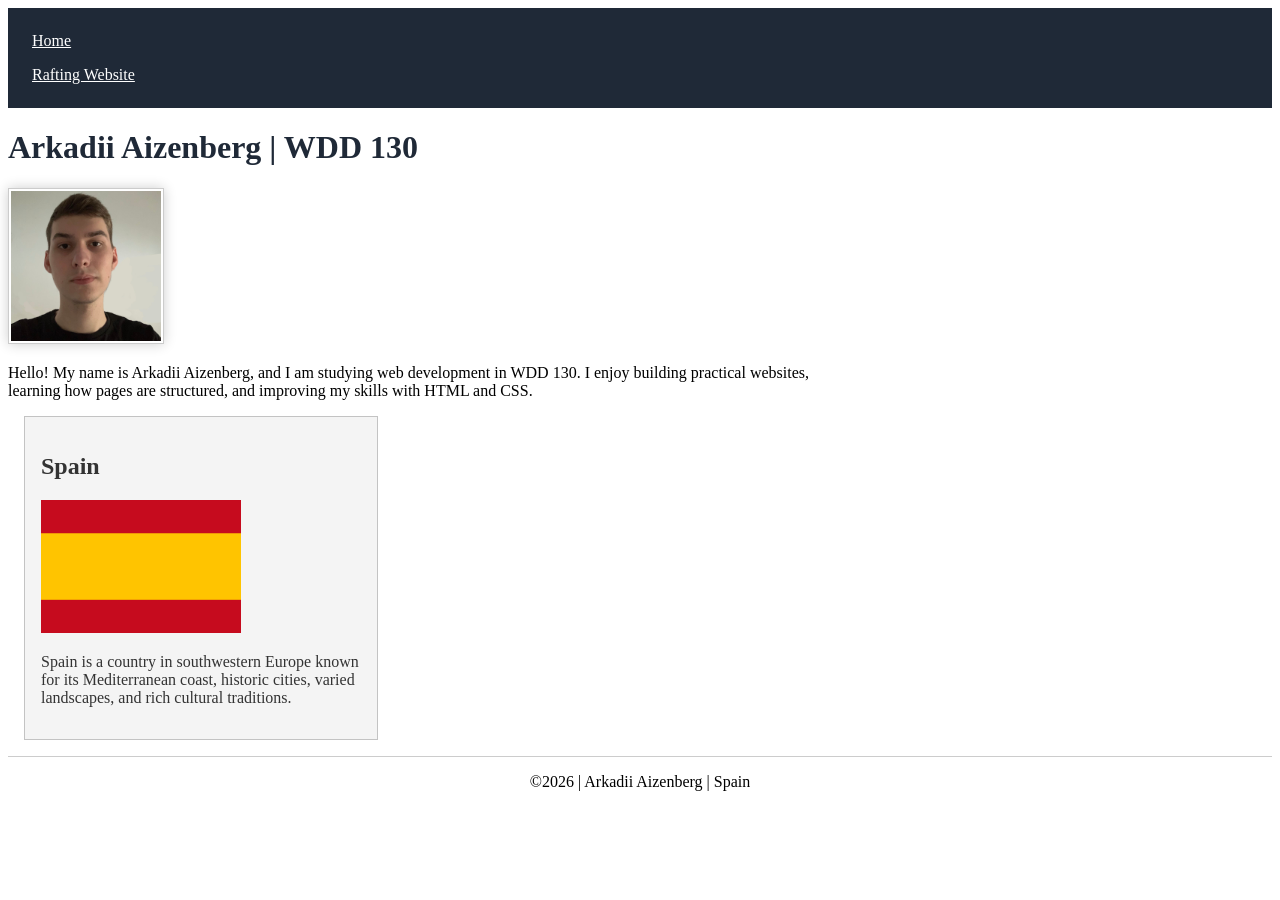
<file: index.html>
<!DOCTYPE html>
<html lang="en-US">
  <head>
    <meta charset="utf-8">
    <meta name="viewport" content="width=device-width,initial-scale=1.0">
    <title>Arkadii Aizenberg | WDD 130</title>
    <meta name="description" content="Arkadii Aizenberg's WDD 130 course home page for learning HTML, CSS, and web development fundamentals.">
    <meta name="author" content="Arkadii Aizenberg">
    <link rel="stylesheet" href="styles/styles.css">
  </head>
  <body>
    <header>
      <nav>
        <a href="#">Home</a>
        <a href="wwr/">Rafting Website</a>
      </nav>
    </header>
    <main>
      <h1>Arkadii Aizenberg | WDD 130</h1>
      <img src="images/profile.jpg" alt="Hello, my name is Arkadii Aizenberg" width="200">
      <p>Hello! My name is Arkadii Aizenberg, and I am studying web development in WDD 130. I enjoy building practical websites, learning how pages are structured, and improving my skills with HTML and CSS.</p>
    </main>
    <aside>
      <h2>Spain</h2>
      <img src="images/spain-flag.webp" alt="Flag of Spain">
      <p>Spain is a country in southwestern Europe known for its Mediterranean coast, historic cities, varied landscapes, and rich cultural traditions.</p>
    </aside>
    <footer>
      <p>&copy;2026 | Arkadii Aizenberg | Spain</p>
    </footer>
  </body>
</html>
</file>
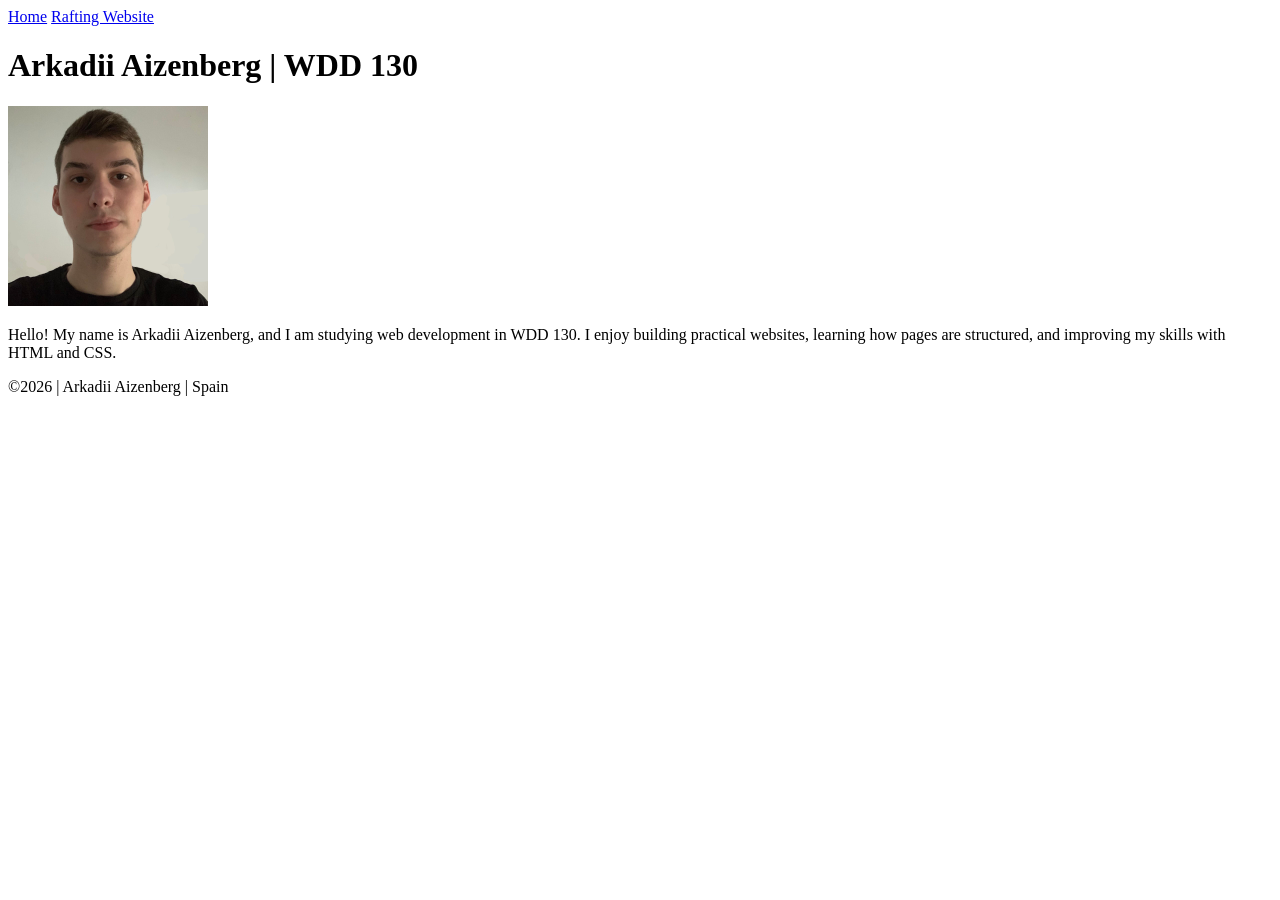
<file: week01/index.html>
<!DOCTYPE html>
<html lang="en-US">
  <head>
    <meta charset="utf-8">
    <meta name="viewport" content="width=device-width,initial-scale=1.0">
    <title>Arkadii Aizenberg | WDD 130</title>
  </head>
  <body>
    <header>
      <nav>
        <a href="#">Home</a>
        <a href="wwr/">Rafting Website</a>
      </nav>
    </header>
    <main>
      <h1>Arkadii Aizenberg | WDD 130</h1>
      <img src="images/profile.jpg" alt="Hello, my name is Arkadii Aizenberg" width="200">
      <p>Hello! My name is Arkadii Aizenberg, and I am studying web development in WDD 130. I enjoy building practical websites, learning how pages are structured, and improving my skills with HTML and CSS.</p>
    </main>
    <footer>
      <p>&copy;2026 | Arkadii Aizenberg | Spain</p>
    </footer>
  </body>
</html>
</file>
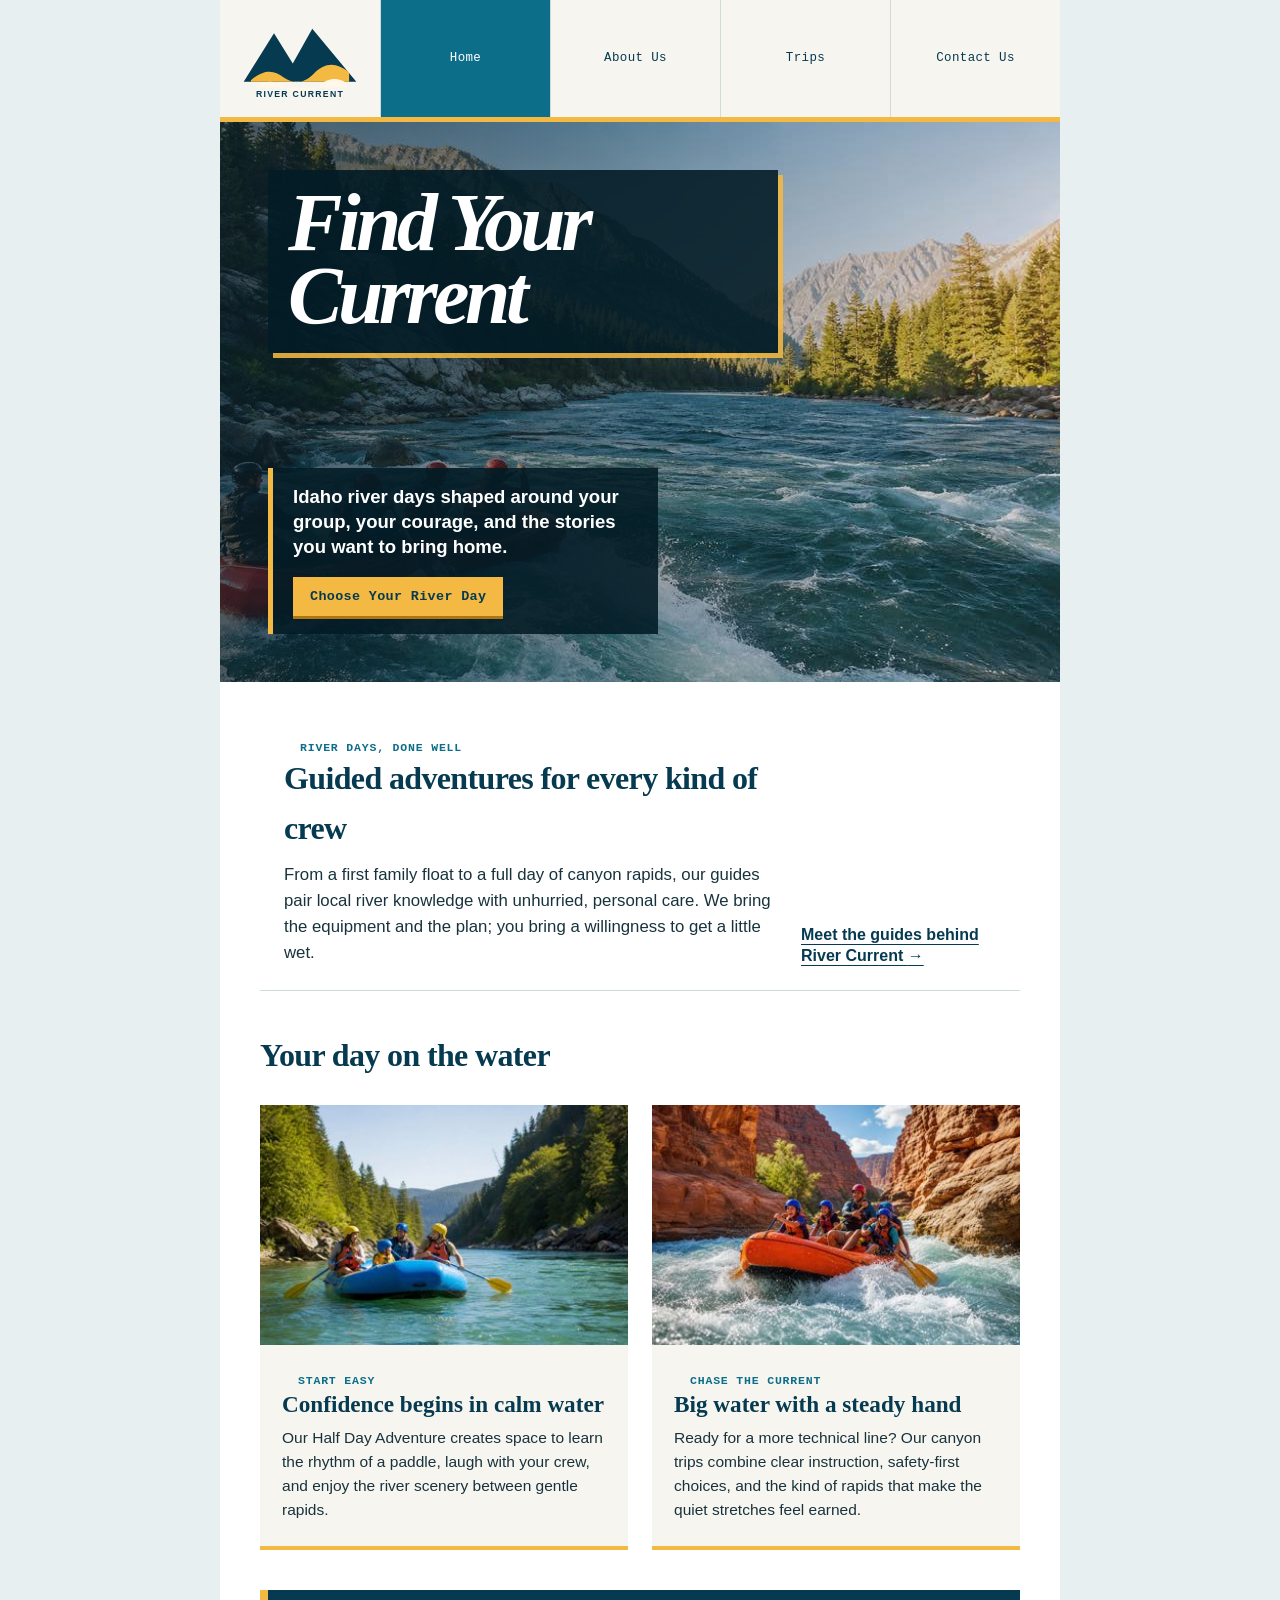
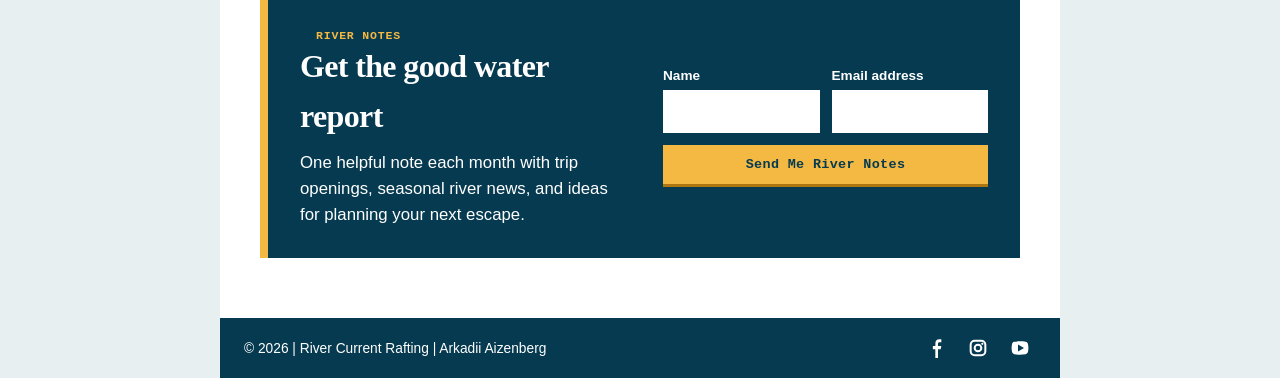
<file: wwr/index.html>
<!DOCTYPE html>
<html lang="en-US">
  <head>
    <meta charset="utf-8">
    <meta name="viewport" content="width=device-width, initial-scale=1.0">
    <title>Home | River Current Rafting</title>
    <meta name="description" content="Plan a memorable Idaho white water adventure with River Current Rafting, from relaxed family floats to thrilling canyon rapids.">
    <meta name="author" content="Arkadii Aizenberg">
    <link rel="stylesheet" href="styles/rafting.css">
  </head>
  <body>
    <header>
      <img class="brand-logo" src="images/river-current-logo.svg" alt="River Current Rafting logo" width="130" height="87">
      <nav aria-label="Primary navigation">
        <a href="index.html" aria-current="page">Home</a>
        <a href="about.html">About Us</a>
        <a href="trips.html">Trips</a>
        <a href="contact.html">Contact Us</a>
      </nav>
    </header>

    <main class="home-page">
      <div class="home-hero">
        <img src="images/river-hero.jpg" alt="A red raft and its paddlers navigating a mountain river rapid" width="1120" height="560">
        <h1>Find Your Current</h1>
        <div class="home-hero-content">
          <p>Idaho river days shaped around your group, your courage, and the stories you want to bring home.</p>
          <a class="action-button" href="trips.html">Choose Your River Day</a>
        </div>
      </div>

      <section class="home-introduction" aria-labelledby="home-introduction-title">
        <div>
          <p class="section-label">River days, done well</p>
          <h2 id="home-introduction-title">Guided adventures for every kind of crew</h2>
          <p>From a first family float to a full day of canyon rapids, our guides pair local river knowledge with unhurried, personal care. We bring the equipment and the plan; you bring a willingness to get a little wet.</p>
        </div>
        <a class="text-link" href="about.html">Meet the guides behind River Current <span aria-hidden="true">&rarr;</span></a>
      </section>

      <section class="home-highlights" aria-labelledby="highlights-title">
        <h2 id="highlights-title">Your day on the water</h2>
        <article>
          <img src="images/half-day-adventure.jpg" alt="A blue raft floating through a peaceful mountain river valley" width="360" height="240" loading="lazy">
          <div>
            <p class="section-label">Start easy</p>
            <h3>Confidence begins in calm water</h3>
            <p>Our Half Day Adventure creates space to learn the rhythm of a paddle, laugh with your crew, and enjoy the river scenery between gentle rapids.</p>
          </div>
        </article>
        <article>
          <img src="images/wildwater-canyon.jpg" alt="An orange raft entering a rapid in Wildwater Canyon" width="360" height="240" loading="lazy">
          <div>
            <p class="section-label">Chase the current</p>
            <h3>Big water with a steady hand</h3>
            <p>Ready for a more technical line? Our canyon trips combine clear instruction, safety-first choices, and the kind of rapids that make the quiet stretches feel earned.</p>
          </div>
        </article>
      </section>

      <section class="home-newsletter" aria-labelledby="newsletter-title">
        <div>
          <p class="section-label">River notes</p>
          <h2 id="newsletter-title">Get the good water report</h2>
          <p>One helpful note each month with trip openings, seasonal river news, and ideas for planning your next escape.</p>
        </div>
        <form class="newsletter-form" action="#" method="get">
          <div class="newsletter-field">
            <label for="newsletter-name">Name</label>
            <input id="newsletter-name" name="name" type="text" autocomplete="name" required>
          </div>
          <div class="newsletter-field">
            <label for="newsletter-email">Email address</label>
            <input id="newsletter-email" name="email" type="email" autocomplete="email" required>
          </div>
          <button type="submit">Send Me River Notes</button>
        </form>
      </section>
    </main>

    <footer>
      <p>&copy; 2026 | River Current Rafting | Arkadii Aizenberg</p>
      <nav class="socialmedia" aria-label="Social media">
        <a href="https://www.facebook.com/" target="_blank" rel="noopener noreferrer"><img src="images/facebook.svg" alt="Facebook" width="32" height="32"></a>
        <a href="https://www.instagram.com/" target="_blank" rel="noopener noreferrer"><img src="images/instagram.svg" alt="Instagram" width="32" height="32"></a>
        <a href="https://www.youtube.com/" target="_blank" rel="noopener noreferrer"><img src="images/youtube.svg" alt="YouTube" width="32" height="32"></a>
      </nav>
    </footer>
  </body>
</html>
</file>
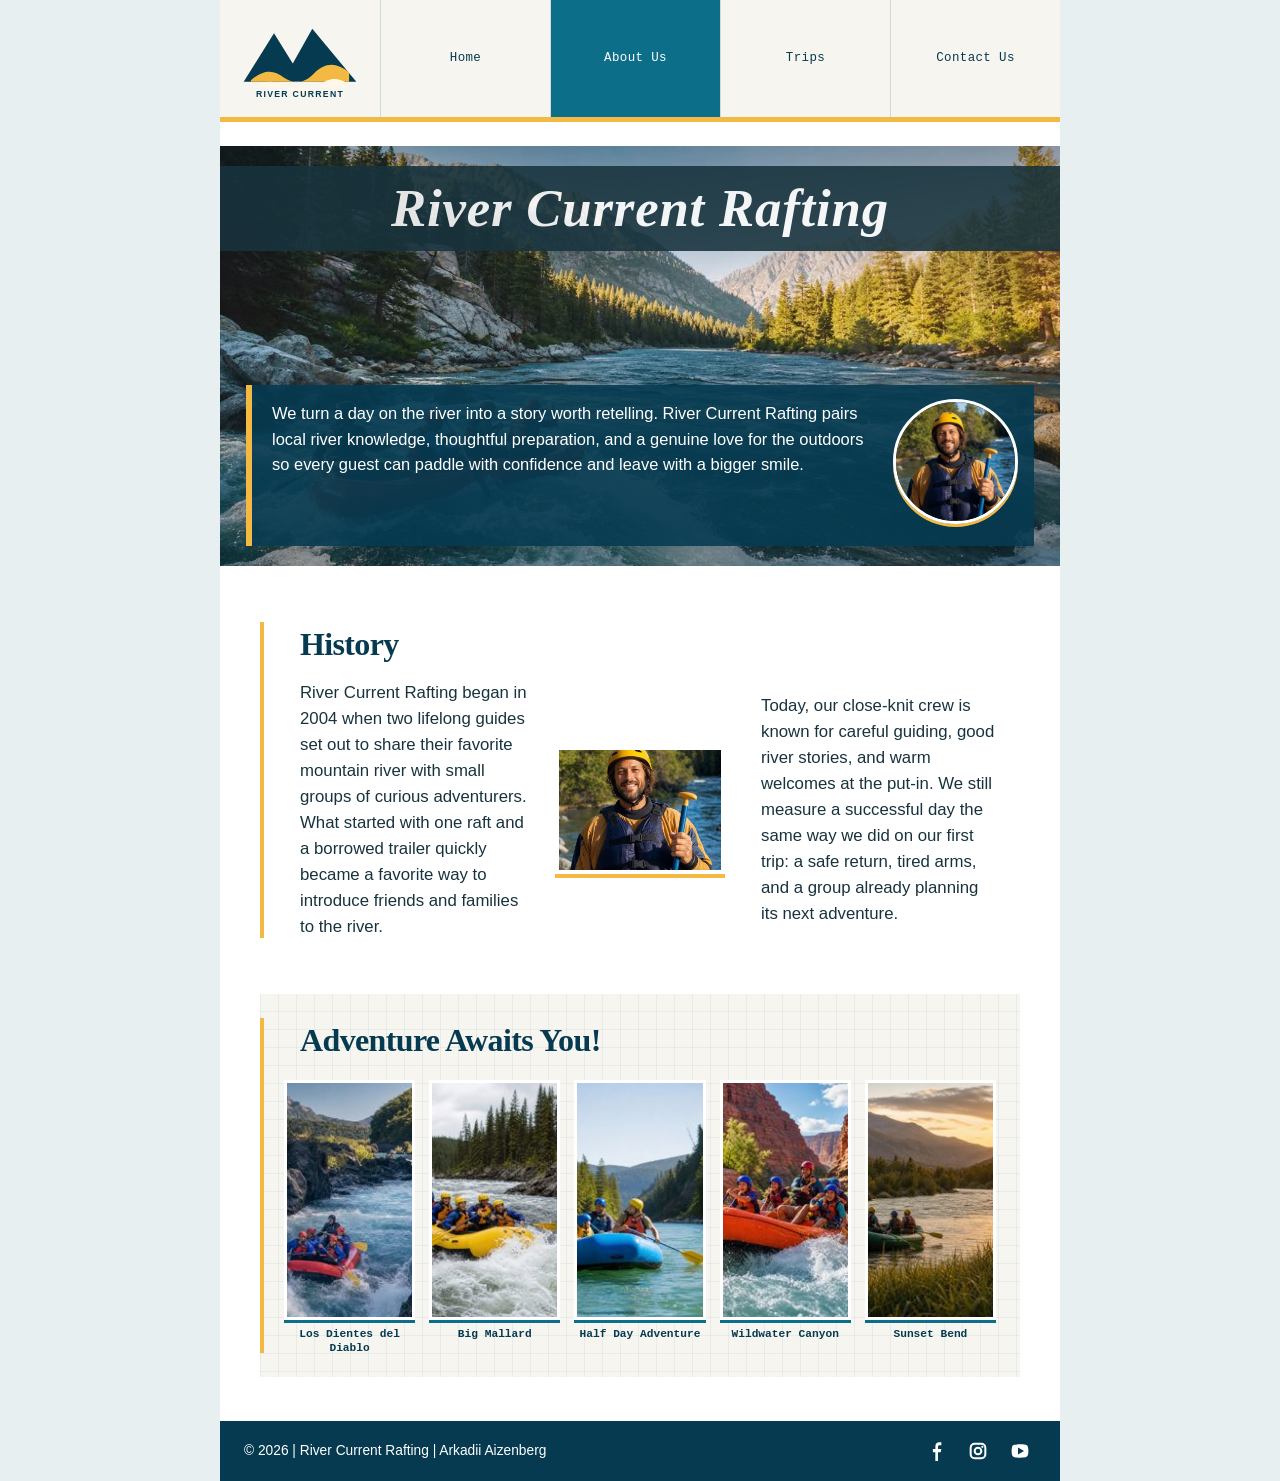
<file: wwr/about.html>
<!DOCTYPE html>
<html lang="en-US">
  <head>
    <meta charset="utf-8">
    <meta name="viewport" content="width=device-width, initial-scale=1.0">
    <title>About Us | River Current Rafting</title>
    <meta name="description" content="Meet River Current Rafting, the friendly guides behind memorable, safety-first white water adventures in the mountains.">
    <meta name="author" content="Arkadii Aizenberg">
    <link rel="stylesheet" href="styles/rafting.css">
  </head>
  <body>
    <header>
      <img class="brand-logo" src="images/river-current-logo.svg" alt="River Current Rafting logo" width="130" height="87">
      <nav aria-label="Primary navigation">
        <a href="index.html">Home</a>
        <a href="about.html" aria-current="page">About Us</a>
        <a href="trips.html">Trips</a>
        <a href="contact.html">Contact Us</a>
      </nav>
    </header>

    <main>
      <div class="hero">
        <img src="images/river-hero.jpg" alt="A red raft carrying adventurers through a mountain river rapid" width="1200" height="600">
        <h1>River Current Rafting</h1>
        <article>
          <h2 class="visually-hidden">Our river promise</h2>
          <img src="images/guide-portrait.jpg" alt="A smiling River Current rafting guide" width="600" height="600">
          <p>We turn a day on the river into a story worth retelling. River Current Rafting pairs local river knowledge, thoughtful preparation, and a genuine love for the outdoors so every guest can paddle with confidence and leave with a bigger smile.</p>
        </article>
      </div>

      <section class="history">
        <h2>History</h2>
        <p>River Current Rafting began in 2004 when two lifelong guides set out to share their favorite mountain river with small groups of curious adventurers. What started with one raft and a borrowed trailer quickly became a favorite way to introduce friends and families to the river.</p>
        <img src="images/guide-portrait.jpg" alt="One of River Current Rafting's original guides at the river" width="600" height="600">
        <p>Today, our close-knit crew is known for careful guiding, good river stories, and warm welcomes at the put-in. We still measure a successful day the same way we did on our first trip: a safe return, tired arms, and a group already planning its next adventure.</p>
      </section>

      <section class="adventures">
        <h2>Adventure Awaits You!</h2>
        <figure>
          <img src="images/los-dientes-del-diablo.jpg" alt="A red raft running the Los Dientes del Diablo rapid" width="360" height="240">
          <figcaption>Los Dientes del Diablo</figcaption>
        </figure>
        <figure>
          <img src="images/big-mallard.jpg" alt="A yellow raft paddling through the Big Mallard rapid" width="360" height="240">
          <figcaption>Big Mallard</figcaption>
        </figure>
        <figure>
          <img src="images/half-day-adventure.jpg" alt="A blue raft floating on a calm mountain river" width="360" height="240">
          <figcaption>Half Day Adventure</figcaption>
        </figure>
        <figure>
          <img src="images/wildwater-canyon.jpg" alt="An orange raft entering a rapid in Wildwater Canyon" width="360" height="240">
          <figcaption>Wildwater Canyon</figcaption>
        </figure>
        <figure>
          <img src="images/sunset-bend.jpg" alt="A green raft floating through Sunset Bend" width="360" height="240">
          <figcaption>Sunset Bend</figcaption>
        </figure>
      </section>
    </main>

    <footer>
      <p>&copy; 2026 | River Current Rafting | Arkadii Aizenberg</p>
      <nav class="socialmedia" aria-label="Social media">
        <a href="https://www.facebook.com/" target="_blank" rel="noopener noreferrer"><img src="images/facebook.svg" alt="Facebook" width="32" height="32"></a>
        <a href="https://www.instagram.com/" target="_blank" rel="noopener noreferrer"><img src="images/instagram.svg" alt="Instagram" width="32" height="32"></a>
        <a href="https://www.youtube.com/" target="_blank" rel="noopener noreferrer"><img src="images/youtube.svg" alt="YouTube" width="32" height="32"></a>
      </nav>
    </footer>
  </body>
</html>
</file>
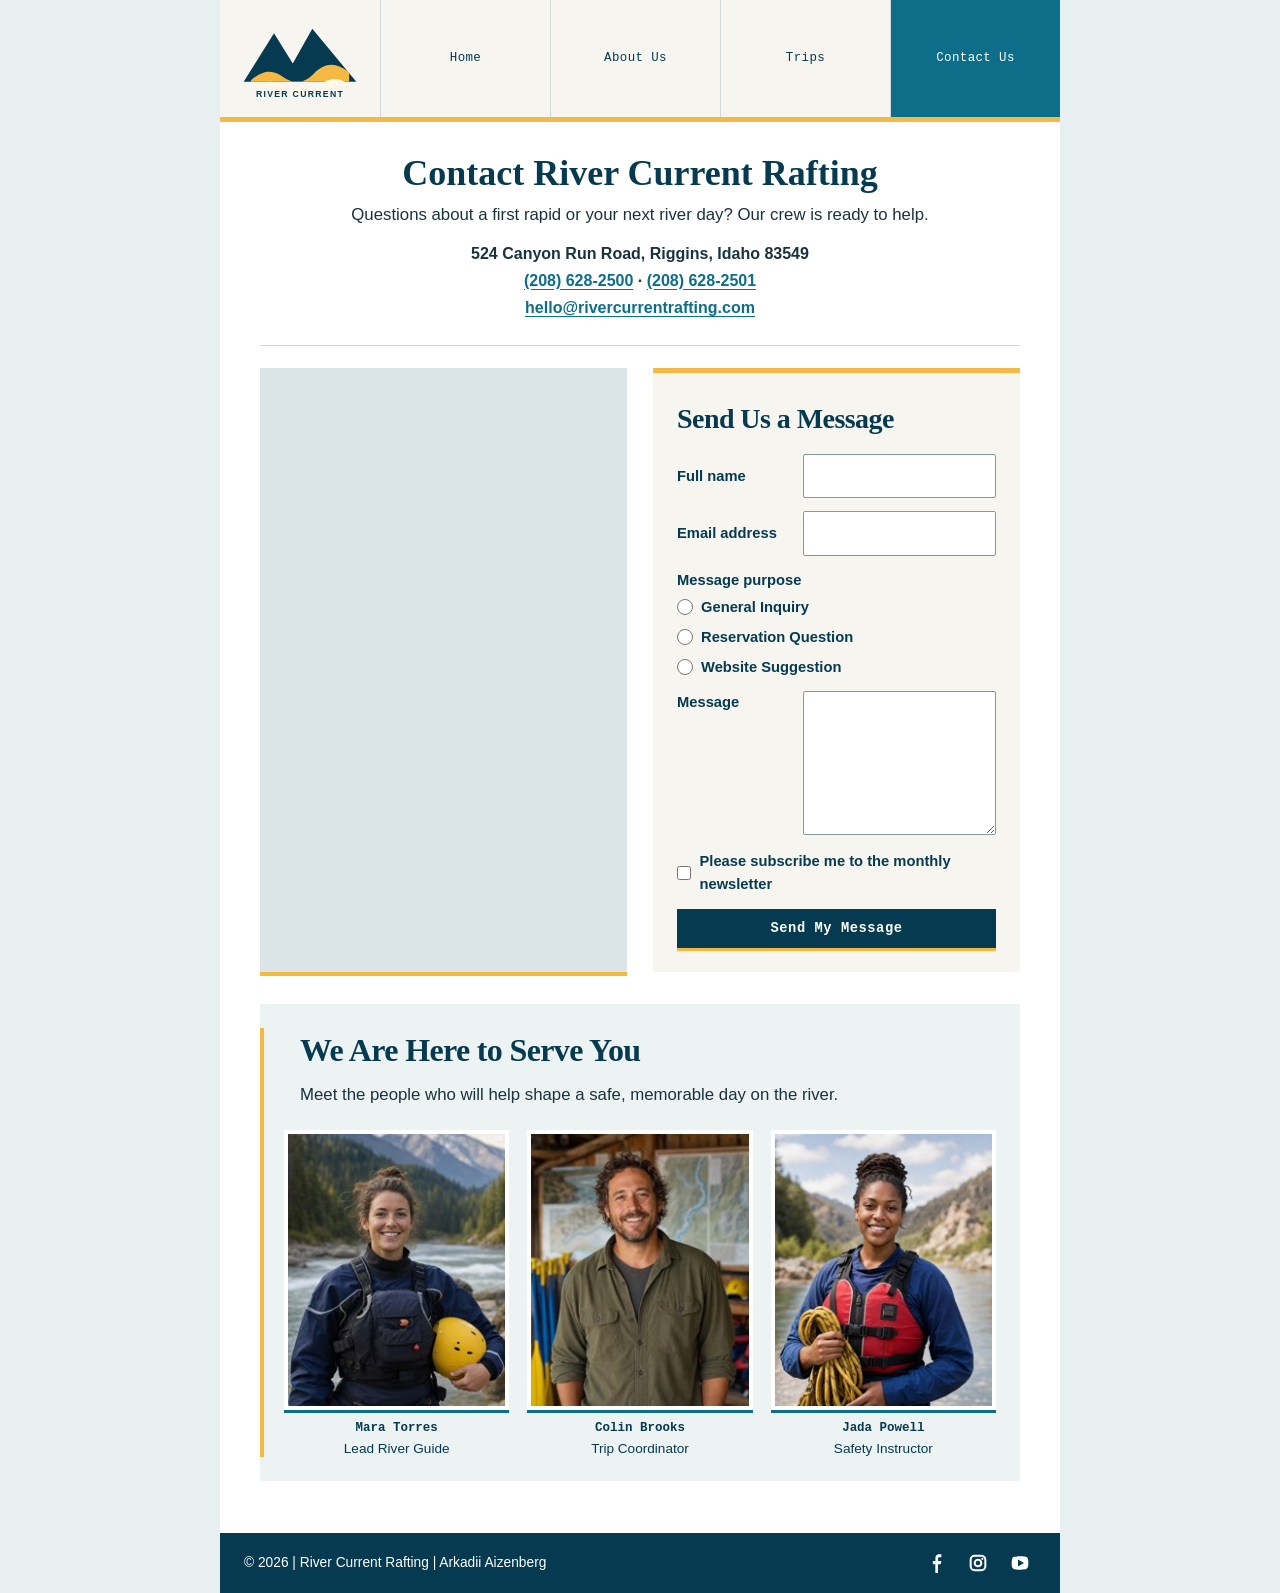
<file: wwr/contact.html>
<!DOCTYPE html>
<html lang="en-US">
  <head>
    <meta charset="utf-8">
    <meta name="viewport" content="width=device-width, initial-scale=1.0">
    <title>Contact Us | River Current Rafting</title>
    <meta name="description" content="Contact River Current Rafting to ask a question, plan a trip, or get help choosing your next white water adventure.">
    <meta name="author" content="Arkadii Aizenberg">
    <link rel="stylesheet" href="styles/rafting.css">
  </head>
  <body>
    <header>
      <img class="brand-logo" src="images/river-current-logo.svg" alt="River Current Rafting logo" width="130" height="87">
      <nav aria-label="Primary navigation">
        <a href="index.html">Home</a>
        <a href="about.html">About Us</a>
        <a href="trips.html">Trips</a>
        <a href="contact.html" aria-current="page">Contact Us</a>
      </nav>
    </header>

    <main class="contact-page">
      <section class="contact-intro">
        <h1>Contact River Current Rafting</h1>
        <p>Questions about a first rapid or your next river day? Our crew is ready to help.</p>
        <address>
          524 Canyon Run Road, Riggins, Idaho 83549<br>
          <a href="tel:+12086282500">(208) 628-2500</a> &middot; <a href="tel:+12086282501">(208) 628-2501</a><br>
          <a href="mailto:hello@rivercurrentrafting.com">hello@rivercurrentrafting.com</a>
        </address>
      </section>

      <section class="contact-layout" aria-label="Contact map and message form">
        <div class="map-panel">
          <iframe src="https://www.google.com/maps?q=Riggins%2C%20Idaho&amp;output=embed" title="Map showing River Current Rafting near Riggins, Idaho" loading="lazy" referrerpolicy="no-referrer-when-downgrade" allowfullscreen></iframe>
        </div>

        <form class="contact-form" action="#" method="get">
          <h2>Send Us a Message</h2>
          <div class="form-field">
            <label for="full-name">Full name</label>
            <input id="full-name" name="full_name" type="text" autocomplete="name" required>
          </div>
          <div class="form-field">
            <label for="email">Email address</label>
            <input id="email" name="email" type="email" autocomplete="email" required>
          </div>
          <fieldset>
            <legend>Message purpose</legend>
            <label class="radio-option" for="purpose-general"><input id="purpose-general" type="radio" name="purpose" value="general-inquiry" required> General Inquiry</label>
            <label class="radio-option" for="purpose-reservation"><input id="purpose-reservation" type="radio" name="purpose" value="reservation-question"> Reservation Question</label>
            <label class="radio-option" for="purpose-suggestion"><input id="purpose-suggestion" type="radio" name="purpose" value="website-suggestion"> Website Suggestion</label>
          </fieldset>
          <div class="form-field message-field">
            <label for="message">Message</label>
            <textarea id="message" name="message" rows="5" required></textarea>
          </div>
          <label class="newsletter" for="subscribe"><input id="subscribe" type="checkbox" name="subscribe"> Please subscribe me to the monthly newsletter</label>
          <button type="submit">Send My Message</button>
        </form>
      </section>

      <section class="team">
        <h2>We Are Here to Serve You</h2>
        <p>Meet the people who will help shape a safe, memorable day on the river.</p>
        <figure>
          <img src="images/mara-torres.jpg" alt="Mara Torres, River Current Rafting's lead river guide" width="280" height="280">
          <figcaption><strong>Mara Torres</strong>Lead River Guide</figcaption>
        </figure>
        <figure>
          <img src="images/colin-brooks.jpg" alt="Colin Brooks, River Current Rafting's trip coordinator" width="280" height="280">
          <figcaption><strong>Colin Brooks</strong>Trip Coordinator</figcaption>
        </figure>
        <figure>
          <img src="images/jada-powell.jpg" alt="Jada Powell, River Current Rafting's safety instructor" width="280" height="280">
          <figcaption><strong>Jada Powell</strong>Safety Instructor</figcaption>
        </figure>
      </section>
    </main>

    <footer>
      <p>&copy; 2026 | River Current Rafting | Arkadii Aizenberg</p>
      <nav class="socialmedia" aria-label="Social media">
        <a href="https://www.facebook.com/" target="_blank" rel="noopener noreferrer"><img src="images/facebook.svg" alt="Facebook" width="32" height="32"></a>
        <a href="https://www.instagram.com/" target="_blank" rel="noopener noreferrer"><img src="images/instagram.svg" alt="Instagram" width="32" height="32"></a>
        <a href="https://www.youtube.com/" target="_blank" rel="noopener noreferrer"><img src="images/youtube.svg" alt="YouTube" width="32" height="32"></a>
      </nav>
    </footer>
  </body>
</html>
</file>
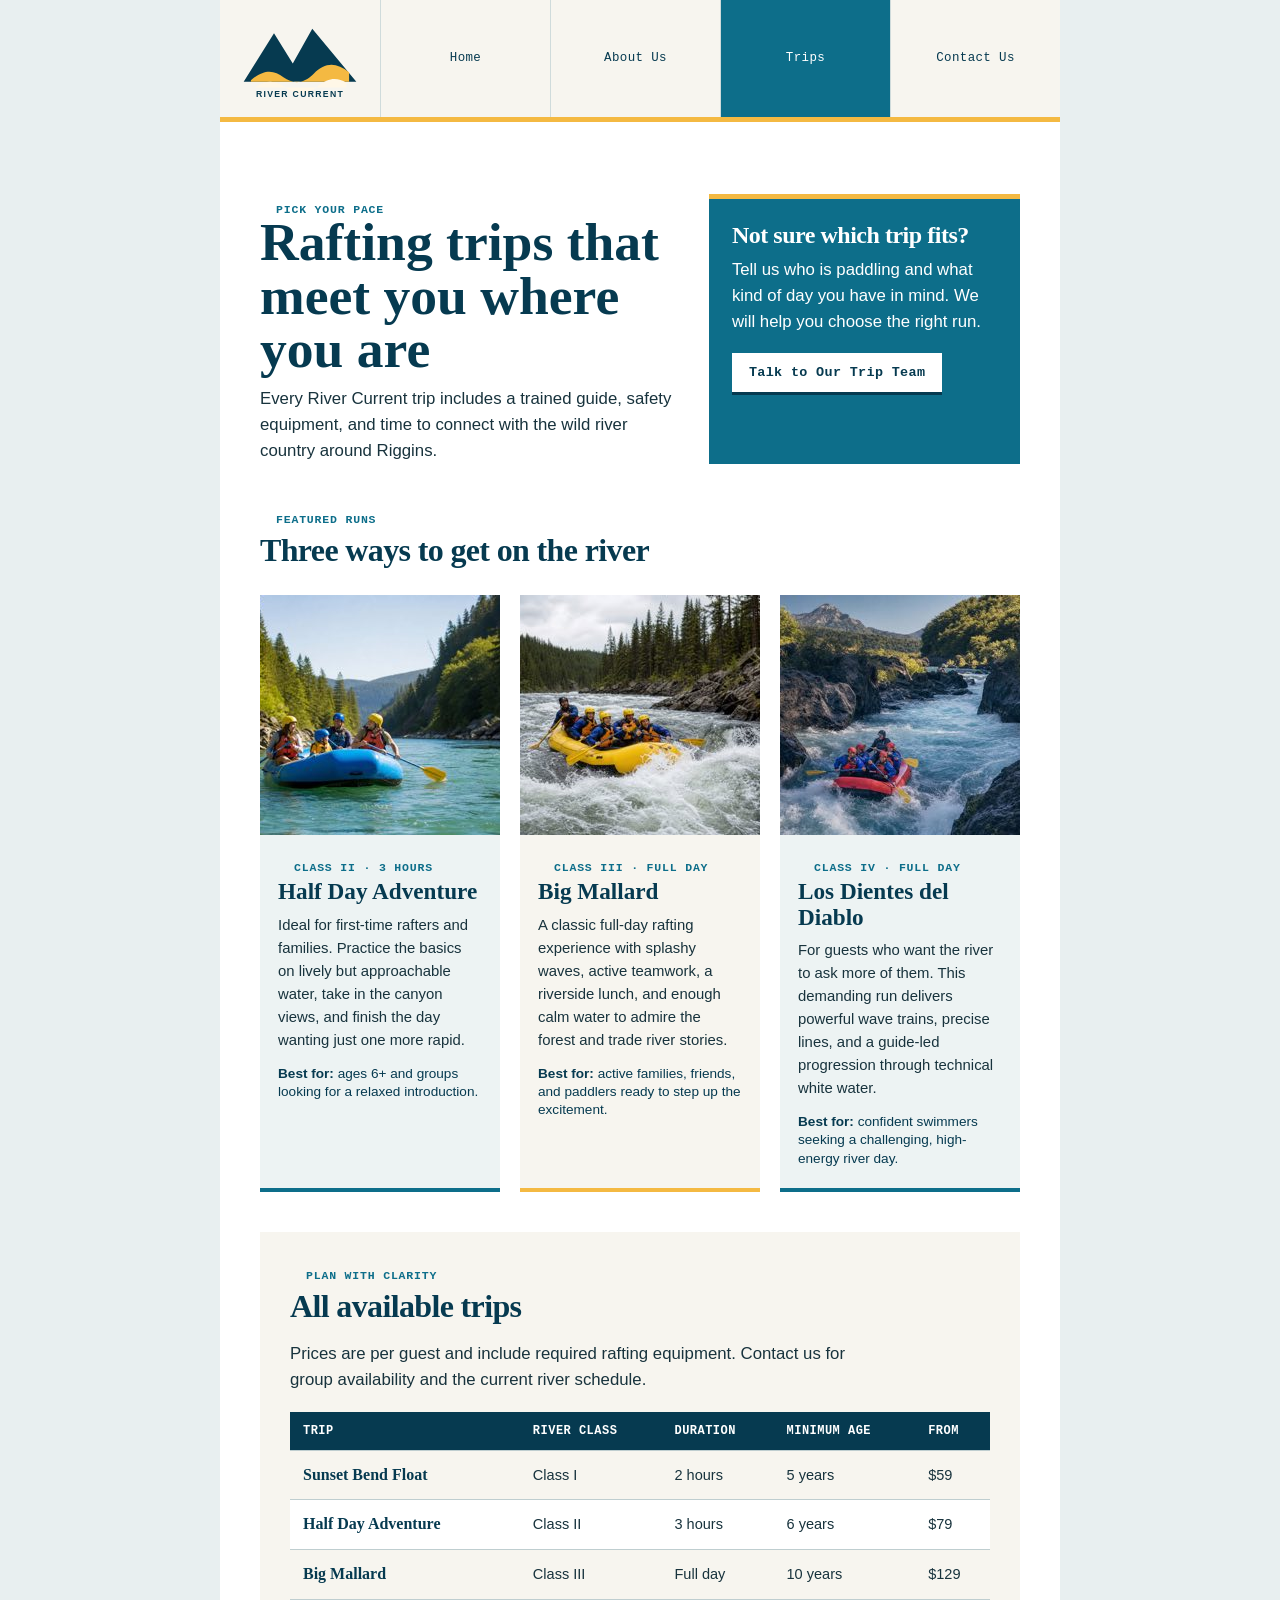
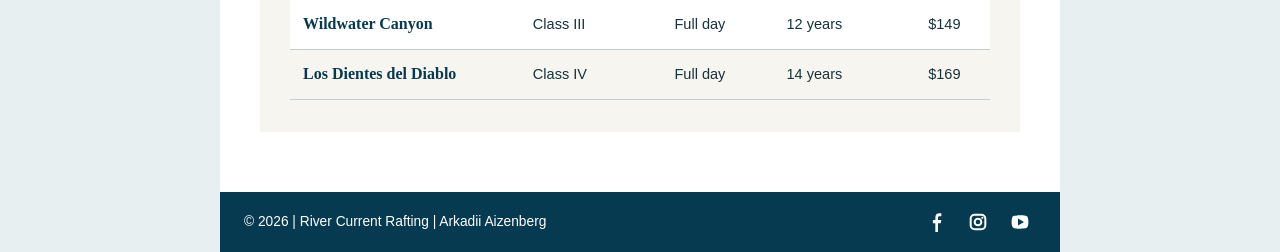
<file: wwr/trips.html>
<!DOCTYPE html>
<html lang="en-US">
  <head>
    <meta charset="utf-8">
    <meta name="viewport" content="width=device-width, initial-scale=1.0">
    <title>Rafting Trips | River Current Rafting</title>
    <meta name="description" content="Compare River Current Rafting trips in Idaho, including family floats, full-day canyon runs, and challenging white water adventures.">
    <meta name="author" content="Arkadii Aizenberg">
    <link rel="stylesheet" href="styles/rafting.css">
  </head>
  <body>
    <header>
      <img class="brand-logo" src="images/river-current-logo.svg" alt="River Current Rafting logo" width="130" height="87">
      <nav aria-label="Primary navigation">
        <a href="index.html">Home</a>
        <a href="about.html">About Us</a>
        <a href="trips.html" aria-current="page">Trips</a>
        <a href="contact.html">Contact Us</a>
      </nav>
    </header>

    <main class="trips-page">
      <section class="trips-intro" aria-labelledby="trips-title">
        <div>
          <p class="section-label">Pick your pace</p>
          <h1 id="trips-title">Rafting trips that meet you where you are</h1>
          <p>Every River Current trip includes a trained guide, safety equipment, and time to connect with the wild river country around Riggins.</p>
        </div>
        <aside class="trip-contact-cta" aria-label="Contact us to plan a trip">
          <h2>Not sure which trip fits?</h2>
          <p>Tell us who is paddling and what kind of day you have in mind. We will help you choose the right run.</p>
          <a class="action-button" href="contact.html">Talk to Our Trip Team</a>
        </aside>
      </section>

      <section class="trip-grid" aria-labelledby="featured-trips-title">
        <div class="trip-grid-heading">
          <p class="section-label">Featured runs</p>
          <h2 id="featured-trips-title">Three ways to get on the river</h2>
        </div>

        <article class="trip-card">
          <img src="images/half-day-adventure.jpg" alt="A blue raft floating on the calm water of a mountain river" width="360" height="240" loading="lazy">
          <div class="trip-card-content">
            <p class="trip-level">Class II &middot; 3 hours</p>
            <h3>Half Day Adventure</h3>
            <p>Ideal for first-time rafters and families. Practice the basics on lively but approachable water, take in the canyon views, and finish the day wanting just one more rapid.</p>
            <p class="trip-detail"><strong>Best for:</strong> ages 6+ and groups looking for a relaxed introduction.</p>
          </div>
        </article>

        <article class="trip-card trip-card-featured">
          <img src="images/big-mallard.jpg" alt="A yellow raft paddling through the Big Mallard rapid" width="360" height="240" loading="lazy">
          <div class="trip-card-content">
            <p class="trip-level">Class III &middot; Full day</p>
            <h3>Big Mallard</h3>
            <p>A classic full-day rafting experience with splashy waves, active teamwork, a riverside lunch, and enough calm water to admire the forest and trade river stories.</p>
            <p class="trip-detail"><strong>Best for:</strong> active families, friends, and paddlers ready to step up the excitement.</p>
          </div>
        </article>

        <article class="trip-card">
          <img src="images/los-dientes-del-diablo.jpg" alt="A red raft running the Los Dientes del Diablo rapid" width="360" height="240" loading="lazy">
          <div class="trip-card-content">
            <p class="trip-level">Class IV &middot; Full day</p>
            <h3>Los Dientes del Diablo</h3>
            <p>For guests who want the river to ask more of them. This demanding run delivers powerful wave trains, precise lines, and a guide-led progression through technical white water.</p>
            <p class="trip-detail"><strong>Best for:</strong> confident swimmers seeking a challenging, high-energy river day.</p>
          </div>
        </article>
      </section>

      <section class="trip-table-section" aria-labelledby="all-trips-title">
        <div class="trip-table-heading">
          <p class="section-label">Plan with clarity</p>
          <h2 id="all-trips-title">All available trips</h2>
          <p>Prices are per guest and include required rafting equipment. Contact us for group availability and the current river schedule.</p>
        </div>
        <div class="table-scroll">
          <table>
            <thead>
              <tr>
                <th scope="col">Trip</th>
                <th scope="col">River class</th>
                <th scope="col">Duration</th>
                <th scope="col">Minimum age</th>
                <th scope="col">From</th>
              </tr>
            </thead>
            <tbody>
              <tr>
                <th scope="row">Sunset Bend Float</th>
                <td>Class I</td>
                <td>2 hours</td>
                <td>5 years</td>
                <td>$59</td>
              </tr>
              <tr>
                <th scope="row">Half Day Adventure</th>
                <td>Class II</td>
                <td>3 hours</td>
                <td>6 years</td>
                <td>$79</td>
              </tr>
              <tr>
                <th scope="row">Big Mallard</th>
                <td>Class III</td>
                <td>Full day</td>
                <td>10 years</td>
                <td>$129</td>
              </tr>
              <tr>
                <th scope="row">Wildwater Canyon</th>
                <td>Class III</td>
                <td>Full day</td>
                <td>12 years</td>
                <td>$149</td>
              </tr>
              <tr>
                <th scope="row">Los Dientes del Diablo</th>
                <td>Class IV</td>
                <td>Full day</td>
                <td>14 years</td>
                <td>$169</td>
              </tr>
            </tbody>
          </table>
        </div>
      </section>
    </main>

    <footer>
      <p>&copy; 2026 | River Current Rafting | Arkadii Aizenberg</p>
      <nav class="socialmedia" aria-label="Social media">
        <a href="https://www.facebook.com/" target="_blank" rel="noopener noreferrer"><img src="images/facebook.svg" alt="Facebook" width="32" height="32"></a>
        <a href="https://www.instagram.com/" target="_blank" rel="noopener noreferrer"><img src="images/instagram.svg" alt="Instagram" width="32" height="32"></a>
        <a href="https://www.youtube.com/" target="_blank" rel="noopener noreferrer"><img src="images/youtube.svg" alt="YouTube" width="32" height="32"></a>
      </nav>
    </footer>
  </body>
</html>
</file>
<file: styles/styles.css>
nav {
  background-color: #1f2937;
  padding: 1rem;
}

nav a {
  color: #fff;
  padding: 0.5rem;
  display: block;
}

main {
  max-width: 840px;
}

h1 {
  color: #1f2937;
}

main img {
  width: 150px;
  height: auto;
  border: 1px solid rgb(0 0 0 / 0.2);
  padding: 2px;
  box-shadow: 0 0 12px rgb(0 0 0 / 0.2);
}

aside {
  width: 20rem;
  margin: 1rem;
  border: 1px solid rgb(0 0 0 / 0.2);
  padding: 1rem;
  background-color: #f4f4f4;
  color: #333;
}

aside img {
  width: 200px;
  height: auto;
}

p {
  padding: 0;
}

footer {
  margin-top: 1rem;
  border-top: 1px solid rgb(0 0 0 / 0.2);
  text-align: center;
}
</file>
<file: wwr/styles/rafting.css>
:root {
  --primary-color: #063a50;
  --secondary-color: #0d6e8a;
  --accent1-color: #18333d;
  --accent2-color: #f4b942;
  --paper-color: #f7f5ef;
  --heading-font: Georgia, "Times New Roman", serif;
  --body-font: Arial, Helvetica, sans-serif;
  --label-font: "Courier New", monospace;
}

* {
  margin: 0;
  padding: 0;
  box-sizing: border-box;
}

body {
  font-family: var(--body-font);
  color: var(--accent1-color);
  background: #e8eff0;
  line-height: 1.55;
}

header,
main,
footer {
  width: 840px;
  margin: 0 auto;
}

h1,
h2 {
  font-family: var(--heading-font);
  color: var(--primary-color);
}

.visually-hidden {
  position: absolute;
  width: 1px;
  height: 1px;
  padding: 0;
  margin: -1px;
  overflow: hidden;
  clip-path: inset(50%);
  white-space: nowrap;
  border: 0;
}

section,
article {
  margin: 16px;
  padding: 8px;
}

header {
  min-height: 122px;
  display: grid;
  grid-template-columns: 160px 1fr;
  align-items: center;
  background: var(--paper-color);
  border-bottom: 5px solid var(--accent2-color);
}

.brand-logo {
  display: block;
  width: 130px;
  height: auto;
  margin: 14px auto;
}

header nav {
  display: flex;
  align-self: stretch;
  margin: 0;
  padding: 0;
}

header nav a {
  display: flex;
  flex: 1 1 0;
  align-items: center;
  justify-content: center;
  padding: 18px 10px;
  color: var(--primary-color);
  font-family: var(--label-font);
  font-size: 0.78rem;
  font-weight: 500;
  letter-spacing: 0.03em;
  text-decoration: none;
  border-left: 1px solid #cfdbdb;
  transition: background-color 160ms ease, color 160ms ease;
}

header nav a:hover,
header nav a:focus-visible,
header nav a[aria-current="page"] {
  color: #fff;
  background: var(--secondary-color);
  outline: none;
}

main {
  background: #fff;
  padding: 24px 0 12px;
}

.hero {
  position: relative;
  overflow: hidden;
  background: var(--primary-color);
}

.hero::after {
  content: "";
  position: absolute;
  inset: 0;
  background: linear-gradient(180deg, rgb(3 27 38 / 34%) 0%, transparent 38%, rgb(3 27 38 / 38%) 100%);
}

.hero img {
  display: block;
  width: 100%;
  height: auto;
}

.hero h1 {
  position: absolute;
  z-index: 1;
  top: 20px;
  width: 100%;
  padding: 16px;
  color: #fff;
  background-color: var(--accent1-color);
  font-size: clamp(2rem, 5vw, 3.3rem);
  font-style: italic;
  letter-spacing: 0.015em;
  line-height: 1;
  opacity: 0.88;
  text-align: center;
}

.hero article {
  position: absolute;
  z-index: 1;
  right: 10px;
  bottom: 4px;
  left: 10px;
  display: flow-root;
  min-height: 156px;
  padding: 14px 16px;
  color: #fff;
  background: rgb(6 58 80 / 90%);
  border-left: 6px solid var(--accent2-color);
  box-shadow: 0 10px 30px rgb(0 0 0 / 18%);
}

.hero article p {
  margin: 0;
  padding: 2px 4px;
  font-size: 1.03rem;
}

.hero article img {
  float: right;
  width: 125px;
  height: 125px;
  margin: 0 0 8px 16px;
  object-fit: cover;
  border: 3px solid #fff;
  border-radius: 50%;
  box-shadow: 0 3px 0 var(--accent2-color);
}

section {
  position: relative;
  margin: 32px 40px;
  padding: 22px 24px;
}

section::before {
  content: "";
  position: absolute;
  top: 24px;
  bottom: 24px;
  left: 0;
  width: 4px;
  background: var(--accent2-color);
}

h2 {
  padding-left: 16px;
  font-size: 2rem;
  letter-spacing: -0.02em;
}

section p {
  margin: 9px 0 0;
  padding: 0 0 0 16px;
  font-size: 1.05rem;
}

.history {
  display: grid;
  grid-template-columns: minmax(0, 1fr) 170px minmax(0, 1fr);
  align-items: center;
  gap: 10px 20px;
}

.history h2 {
  grid-column: 1 / -1;
}

.history p {
  margin: 0;
}

.history img {
  display: block;
  width: 170px;
  height: 128px;
  object-fit: cover;
  border: 4px solid #fff;
  box-shadow: 0 4px 0 var(--accent2-color);
}

.adventures {
  display: grid;
  grid-template-columns: repeat(5, minmax(0, 1fr));
  gap: 14px;
  background:
    linear-gradient(90deg, rgb(13 110 138 / 7%) 1px, transparent 1px) 0 0 / 18px 18px,
    linear-gradient(0deg, rgb(13 110 138 / 7%) 1px, transparent 1px) 0 0 / 18px 18px,
    var(--paper-color);
}

.adventures h2 {
  grid-column: 1 / -1;
}

.adventures figure {
  min-width: 0;
  margin: 0;
}

.adventures figure img {
  display: block;
  width: 100%;
  aspect-ratio: 3 / 2;
  object-fit: cover;
  border: 3px solid #fff;
  box-shadow: 0 3px 0 var(--secondary-color);
}

.adventures figcaption {
  padding-top: 7px;
  color: var(--primary-color);
  font-family: var(--label-font);
  font-size: 0.7rem;
  font-weight: 700;
  line-height: 1.25;
  text-align: center;
}

.contact-page {
  padding: 32px 0 20px;
}

.contact-intro {
  margin: 0 40px 22px;
  padding: 0 24px 24px;
  text-align: center;
  border-bottom: 1px solid #cfdbdb;
}

.contact-intro::before,
.contact-layout::before {
  display: none;
}

.contact-intro h1 {
  position: static;
  width: auto;
  padding: 0;
  color: var(--primary-color);
  background: none;
  font-size: 2.25rem;
  font-style: normal;
  line-height: 1.1;
  opacity: 1;
}

.contact-intro p {
  margin: 8px 0 0;
  padding: 0;
}

.contact-intro address {
  margin-top: 12px;
  font-style: normal;
  font-weight: 700;
  line-height: 1.7;
}

.contact-intro a {
  color: var(--secondary-color);
  text-underline-offset: 3px;
}

.contact-layout {
  display: grid;
  grid-template-columns: minmax(0, 1fr) minmax(0, 1fr);
  align-items: stretch;
  gap: 26px;
  margin: 0 40px 32px;
  padding: 0;
}

.map-panel {
  min-height: 390px;
  overflow: hidden;
  background: #dbe5e7;
  box-shadow: 0 4px 0 var(--accent2-color);
}

.map-panel iframe {
  display: block;
  width: 100%;
  height: 100%;
  min-height: 390px;
  border: 0;
}

.contact-form {
  display: grid;
  gap: 13px;
  padding: 24px;
  background: var(--paper-color);
  border-top: 5px solid var(--accent2-color);
}

.contact-form h2 {
  padding-left: 0;
  font-size: 1.75rem;
}

.form-field {
  display: grid;
  grid-template-columns: 116px minmax(0, 1fr);
  align-items: center;
  gap: 10px;
}

.contact-form label,
.contact-form legend {
  color: var(--primary-color);
  font-size: 0.92rem;
  font-weight: 700;
}

.contact-form input:not([type="radio"]):not([type="checkbox"]),
.contact-form textarea {
  width: 100%;
  padding: 9px 10px;
  color: var(--accent1-color);
  font: inherit;
  background: #fff;
  border: 1px solid #82999f;
  border-radius: 2px;
}

.contact-form input:focus-visible,
.contact-form textarea:focus-visible {
  outline: 3px solid rgb(244 185 66 / 55%);
  outline-offset: 1px;
  border-color: var(--secondary-color);
}

.contact-form fieldset {
  display: grid;
  gap: 7px;
  padding: 0;
  border: 0;
}

.contact-form legend {
  margin-bottom: 4px;
}

.radio-option,
.newsletter {
  display: flex;
  align-items: center;
  gap: 8px;
}

.contact-form input[type="radio"],
.contact-form input[type="checkbox"] {
  width: 16px;
  height: 16px;
  accent-color: var(--secondary-color);
}

.message-field {
  align-items: start;
}

.contact-form textarea {
  resize: vertical;
}

.newsletter {
  margin-top: 2px;
}

.contact-form button {
  padding: 12px 16px;
  color: #fff;
  font: 700 0.86rem var(--label-font);
  letter-spacing: 0.04em;
  background: var(--primary-color);
  border: 0;
  box-shadow: 0 3px 0 var(--accent2-color);
  cursor: pointer;
  transition: background-color 160ms ease, transform 160ms ease;
}

.contact-form button:hover,
.contact-form button:focus-visible {
  background: var(--secondary-color);
  outline: none;
  transform: translateY(-1px);
}

.team {
  display: grid;
  grid-template-columns: repeat(3, minmax(0, 1fr));
  gap: 18px;
  align-items: start;
  background: #edf3f3;
}

.team h2,
.team > p {
  grid-column: 1 / -1;
}

.team > p {
  margin: -12px 0 4px;
}

.team figure {
  min-width: 0;
  margin: 0;
  text-align: center;
}

.team figure img {
  display: block;
  width: 100%;
  aspect-ratio: 1;
  object-fit: cover;
  border: 4px solid #fff;
  box-shadow: 0 3px 0 var(--secondary-color);
}

.team figcaption {
  padding: 9px 4px 0;
  color: var(--primary-color);
  font-size: 0.85rem;
}

.team figcaption strong {
  display: block;
  font-family: var(--label-font);
  font-size: 0.78rem;
}

/* Home page */
.home-page,
.trips-page {
  padding: 0 0 20px;
}

.home-hero {
  position: relative;
  min-height: 430px;
  overflow: hidden;
  background: var(--primary-color);
}

.home-hero::after {
  content: "";
  position: absolute;
  inset: 0;
  background: linear-gradient(90deg, rgb(3 27 38 / 68%) 0%, rgb(3 27 38 / 30%) 58%, rgb(3 27 38 / 12%) 100%);
}

.home-hero img {
  display: block;
  width: 100%;
  min-height: 430px;
  object-fit: cover;
}

.home-hero h1 {
  position: absolute;
  z-index: 1;
  top: 48px;
  left: 48px;
  max-width: 510px;
  padding: 16px 20px 20px;
  color: #fff;
  background: rgb(3 27 38 / 89%);
  box-shadow: 5px 5px 0 rgb(244 185 66 / 88%);
  font-size: clamp(3rem, 7vw, 5.1rem);
  font-style: italic;
  letter-spacing: -0.055em;
  line-height: 0.9;
  text-wrap: balance;
}

.home-hero-content {
  position: absolute;
  z-index: 1;
  bottom: 48px;
  left: 48px;
  width: min(390px, calc(100% - 96px));
  padding: 16px 20px 18px;
  background: rgb(3 27 38 / 89%);
  border-left: 5px solid var(--accent2-color);
}

.home-hero-content p {
  margin: 0 0 18px;
  color: #fff;
  font-size: 1.16rem;
  font-weight: 700;
  line-height: 1.35;
}

.action-button {
  display: inline-block;
  padding: 12px 17px;
  color: var(--primary-color);
  font: 700 0.84rem var(--label-font);
  letter-spacing: 0.025em;
  text-decoration: none;
  background: var(--accent2-color);
  box-shadow: 0 3px 0 #ad7610;
  transition: background-color 160ms ease, color 160ms ease, transform 160ms ease;
}

.action-button:hover,
.action-button:focus-visible {
  color: #fff;
  background: var(--secondary-color);
  outline: none;
  transform: translateY(-1px);
}

.home-introduction,
.home-highlights,
.home-newsletter,
.trips-intro,
.trip-grid,
.trip-table-section {
  margin: 40px;
}

.home-introduction::before,
.home-highlights::before,
.home-newsletter::before,
.trips-intro::before,
.trip-grid::before,
.trip-table-section::before {
  display: none;
}

.section-label,
.trip-level {
  color: var(--secondary-color);
  font: 700 0.72rem var(--label-font);
  letter-spacing: 0.07em;
  text-transform: uppercase;
}

.home-introduction {
  display: grid;
  grid-template-columns: minmax(0, 1fr) 195px;
  align-items: end;
  gap: 30px;
  padding: 10px 24px 24px;
  border-bottom: 1px solid #cfdbdb;
}

.home-introduction h2,
.home-highlights h2,
.home-newsletter h2,
.trips-intro h1,
.trip-grid h2,
.trip-table-section h2 {
  padding-left: 0;
}

.home-introduction > div > p:not(.section-label),
.home-newsletter > div > p:not(.section-label),
.trip-table-heading > p:not(.section-label) {
  padding-left: 0;
}

.text-link {
  color: var(--primary-color);
  font-weight: 700;
  line-height: 1.3;
  text-underline-offset: 4px;
}

.text-link:hover,
.text-link:focus-visible {
  color: var(--secondary-color);
}

.home-highlights {
  display: grid;
  grid-template-columns: repeat(2, minmax(0, 1fr));
  gap: 24px;
  padding: 0;
}

.home-highlights h2 {
  grid-column: 1 / -1;
}

.home-highlights article {
  display: grid;
  grid-template-columns: 1fr;
  margin: 0;
  padding: 0;
  overflow: hidden;
  background: var(--paper-color);
  border-bottom: 4px solid var(--accent2-color);
}

.home-highlights article img {
  display: block;
  width: 100%;
  aspect-ratio: 3 / 2;
  object-fit: cover;
}

.home-highlights article div {
  padding: 20px 22px 24px;
}

.home-highlights h3,
.trip-card h3 {
  margin-top: 5px;
  color: var(--primary-color);
  font-family: var(--heading-font);
  font-size: 1.45rem;
  line-height: 1.08;
}

.home-highlights article p:not(.section-label) {
  padding: 0;
  font-size: 0.97rem;
}

.home-newsletter {
  display: grid;
  grid-template-columns: minmax(0, 1fr) minmax(300px, 1fr);
  gap: 38px;
  align-items: center;
  padding: 30px 32px;
  color: #fff;
  background: var(--primary-color);
  border-left: 8px solid var(--accent2-color);
}

.home-newsletter h2 {
  color: #fff;
}

.home-newsletter .section-label {
  color: var(--accent2-color);
}

.home-newsletter > div > p:not(.section-label) {
  color: #fff;
}

.newsletter-form {
  display: grid;
  grid-template-columns: repeat(2, minmax(0, 1fr));
  gap: 12px;
}

.newsletter-field {
  display: grid;
  gap: 4px;
}

.newsletter-field label {
  font-size: 0.85rem;
  font-weight: 700;
}

.newsletter-field input {
  width: 100%;
  min-height: 42px;
  padding: 8px 10px;
  color: var(--accent1-color);
  font: inherit;
  background: #fff;
  border: 1px solid #fff;
}

.newsletter-field input:focus-visible {
  outline: 3px solid rgb(244 185 66 / 65%);
  outline-offset: 2px;
}

.newsletter-form button {
  grid-column: 1 / -1;
  padding: 12px 16px;
  color: var(--primary-color);
  font: 700 0.84rem var(--label-font);
  letter-spacing: 0.025em;
  background: var(--accent2-color);
  border: 0;
  box-shadow: 0 3px 0 #ad7610;
  cursor: pointer;
  transition: background-color 160ms ease, color 160ms ease, transform 160ms ease;
}

.newsletter-form button:hover,
.newsletter-form button:focus-visible {
  color: #fff;
  background: var(--secondary-color);
  outline: none;
  transform: translateY(-1px);
}

/* Trips page */
.trips-page {
  padding-top: 32px;
}

.trips-intro {
  display: grid;
  grid-template-columns: minmax(0, 1.15fr) minmax(250px, 0.85fr);
  gap: 28px;
  align-items: stretch;
  padding: 0;
}

.trips-intro h1 {
  font-size: clamp(2.25rem, 5vw, 3.35rem);
  line-height: 1;
}

.trips-intro > div > p:not(.section-label) {
  padding-left: 0;
}

.trip-contact-cta {
  padding: 23px;
  color: #fff;
  background: var(--secondary-color);
  border-top: 5px solid var(--accent2-color);
}

.trip-contact-cta h2 {
  padding: 0;
  color: #fff;
  font-size: 1.5rem;
  line-height: 1.1;
}

.trip-contact-cta p {
  margin: 9px 0 18px;
  padding: 0;
}

.trip-contact-cta .action-button {
  background: #fff;
  box-shadow: 0 3px 0 var(--primary-color);
}

.trip-contact-cta .action-button:hover,
.trip-contact-cta .action-button:focus-visible {
  color: #fff;
  background: var(--primary-color);
}

.trip-grid {
  display: grid;
  grid-template-columns: repeat(3, minmax(0, 1fr));
  gap: 20px;
  padding: 0;
}

.trip-grid-heading {
  grid-column: 1 / -1;
}

.trip-card {
  display: grid;
  grid-template-rows: auto 1fr;
  margin: 0;
  padding: 0;
  overflow: hidden;
  background: #edf3f3;
  border-bottom: 4px solid var(--secondary-color);
}

.trip-card-featured {
  background: var(--paper-color);
  border-bottom-color: var(--accent2-color);
}

.trip-card img {
  display: block;
  width: 100%;
  aspect-ratio: 3 / 2;
  object-fit: cover;
}

.trip-card-content {
  padding: 17px 18px 20px;
}

.trip-card-content p:not(.trip-level) {
  padding: 0;
  font-size: 0.93rem;
}

.trip-card .trip-detail {
  margin-top: 13px;
  color: var(--primary-color);
  font-size: 0.85rem !important;
  line-height: 1.35;
}

.trip-table-section {
  padding: 28px 30px 32px;
  background: var(--paper-color);
}

.trip-table-heading {
  max-width: 580px;
  margin-bottom: 19px;
}

.table-scroll {
  overflow-x: auto;
}

.trip-table-section table {
  width: 100%;
  min-width: 655px;
  border-collapse: collapse;
  color: var(--accent1-color);
  font-size: 0.91rem;
}

.trip-table-section th,
.trip-table-section td {
  padding: 12px 13px;
  text-align: left;
  border-bottom: 1px solid #bfced0;
}

.trip-table-section thead th {
  color: #fff;
  font: 700 0.75rem var(--label-font);
  letter-spacing: 0.04em;
  text-transform: uppercase;
  background: var(--primary-color);
}

.trip-table-section tbody th {
  color: var(--primary-color);
  font-family: var(--heading-font);
  font-size: 1rem;
}

.trip-table-section tbody tr:nth-child(even) {
  background: #fff;
}

footer {
  display: flex;
  align-items: center;
  justify-content: space-between;
  padding: 14px 24px;
  color: #fff;
  background: var(--primary-color);
}

footer p {
  margin: 0;
  padding: 0;
  font-size: 0.86rem;
}

.socialmedia {
  display: flex;
  gap: 10px;
  margin: 0;
  padding: 0;
}

.socialmedia a {
  text-decoration: none;
}

.socialmedia a:focus-visible {
  outline: 2px solid var(--accent2-color);
  outline-offset: 3px;
}

.socialmedia img {
  display: block;
  width: 32px;
  height: 32px;
  transition: transform 160ms ease;
}

.socialmedia a:hover img {
  transform: translateY(-3px);
}

@media (max-width: 880px) {
  header,
  main,
  footer {
    width: min(100%, 840px);
  }
}

@media (max-width: 620px) {
  header {
    grid-template-columns: 1fr;
  }

  header nav {
    flex-wrap: wrap;
  }

  header nav a {
    flex-basis: 50%;
    border-top: 1px solid #cfdbdb;
  }

  main {
    padding-top: 0;
  }

  .hero img {
    min-height: 520px;
    object-fit: cover;
  }

  .hero h1 {
    top: 12px;
    padding: 12px;
    font-size: 2.15rem;
  }

  .hero article {
    right: 4px;
    bottom: 4px;
    left: 4px;
  }

  .hero article p {
    font-size: 0.94rem;
  }

  .hero article img {
    width: 90px;
    height: 90px;
  }

  section {
    margin: 24px 12px;
    padding: 18px 16px;
  }

  .contact-intro,
  .contact-layout {
    margin-right: 12px;
    margin-left: 12px;
  }

  .contact-intro h1 {
    font-size: 1.9rem;
  }

  .contact-layout {
    grid-template-columns: 1fr;
    gap: 20px;
  }

  .map-panel,
  .map-panel iframe {
    min-height: 280px;
  }

  .form-field {
    grid-template-columns: 1fr;
    gap: 5px;
  }

  .team {
    grid-template-columns: 1fr;
  }

  .team figure {
    display: grid;
    grid-template-columns: 110px 1fr;
    align-items: center;
    gap: 14px;
    text-align: left;
  }

  .team figcaption {
    padding: 0;
  }

  .history {
    grid-template-columns: 1fr;
  }

  .history img {
    grid-row: 3;
    justify-self: center;
  }

  .adventures {
    grid-template-columns: repeat(2, minmax(0, 1fr));
  }

  .adventures figure:last-child {
    grid-column: 1 / -1;
    width: calc(50% - 7px);
    justify-self: center;
  }

  .home-hero,
  .home-hero img {
    min-height: 500px;
  }

  .home-hero h1 {
    top: 34px;
    left: 24px;
    max-width: 370px;
    font-size: clamp(3rem, 15vw, 4.25rem);
  }

  .home-hero-content {
    right: 24px;
    bottom: 32px;
    left: 24px;
    width: auto;
  }

  .home-introduction,
  .home-highlights,
  .home-newsletter,
  .trips-intro,
  .trip-grid,
  .trip-table-section {
    margin: 30px 12px;
  }

  .home-introduction,
  .home-newsletter,
  .trips-intro {
    grid-template-columns: 1fr;
  }

  .home-introduction {
    gap: 16px;
    padding: 0 16px 20px;
  }

  .home-highlights {
    grid-template-columns: 1fr;
  }

  .home-newsletter {
    gap: 22px;
    padding: 24px 20px;
  }

  .newsletter-form {
    grid-template-columns: 1fr;
  }

  .trip-grid {
    grid-template-columns: 1fr;
  }

  .trip-card {
    grid-template-columns: minmax(130px, 0.7fr) minmax(0, 1fr);
    grid-template-rows: 1fr;
  }

  .trip-card img {
    height: 100%;
  }

  .trip-table-section {
    padding: 24px 18px 26px;
  }

  h2 {
    font-size: 1.65rem;
  }

  footer {
    flex-direction: column;
    gap: 12px;
    text-align: center;
  }
}

@media (prefers-reduced-motion: reduce) {
  header nav a,
  .socialmedia img,
  .contact-form button,
  .action-button,
  .newsletter-form button {
    transition: none;
  }
}
</file>
